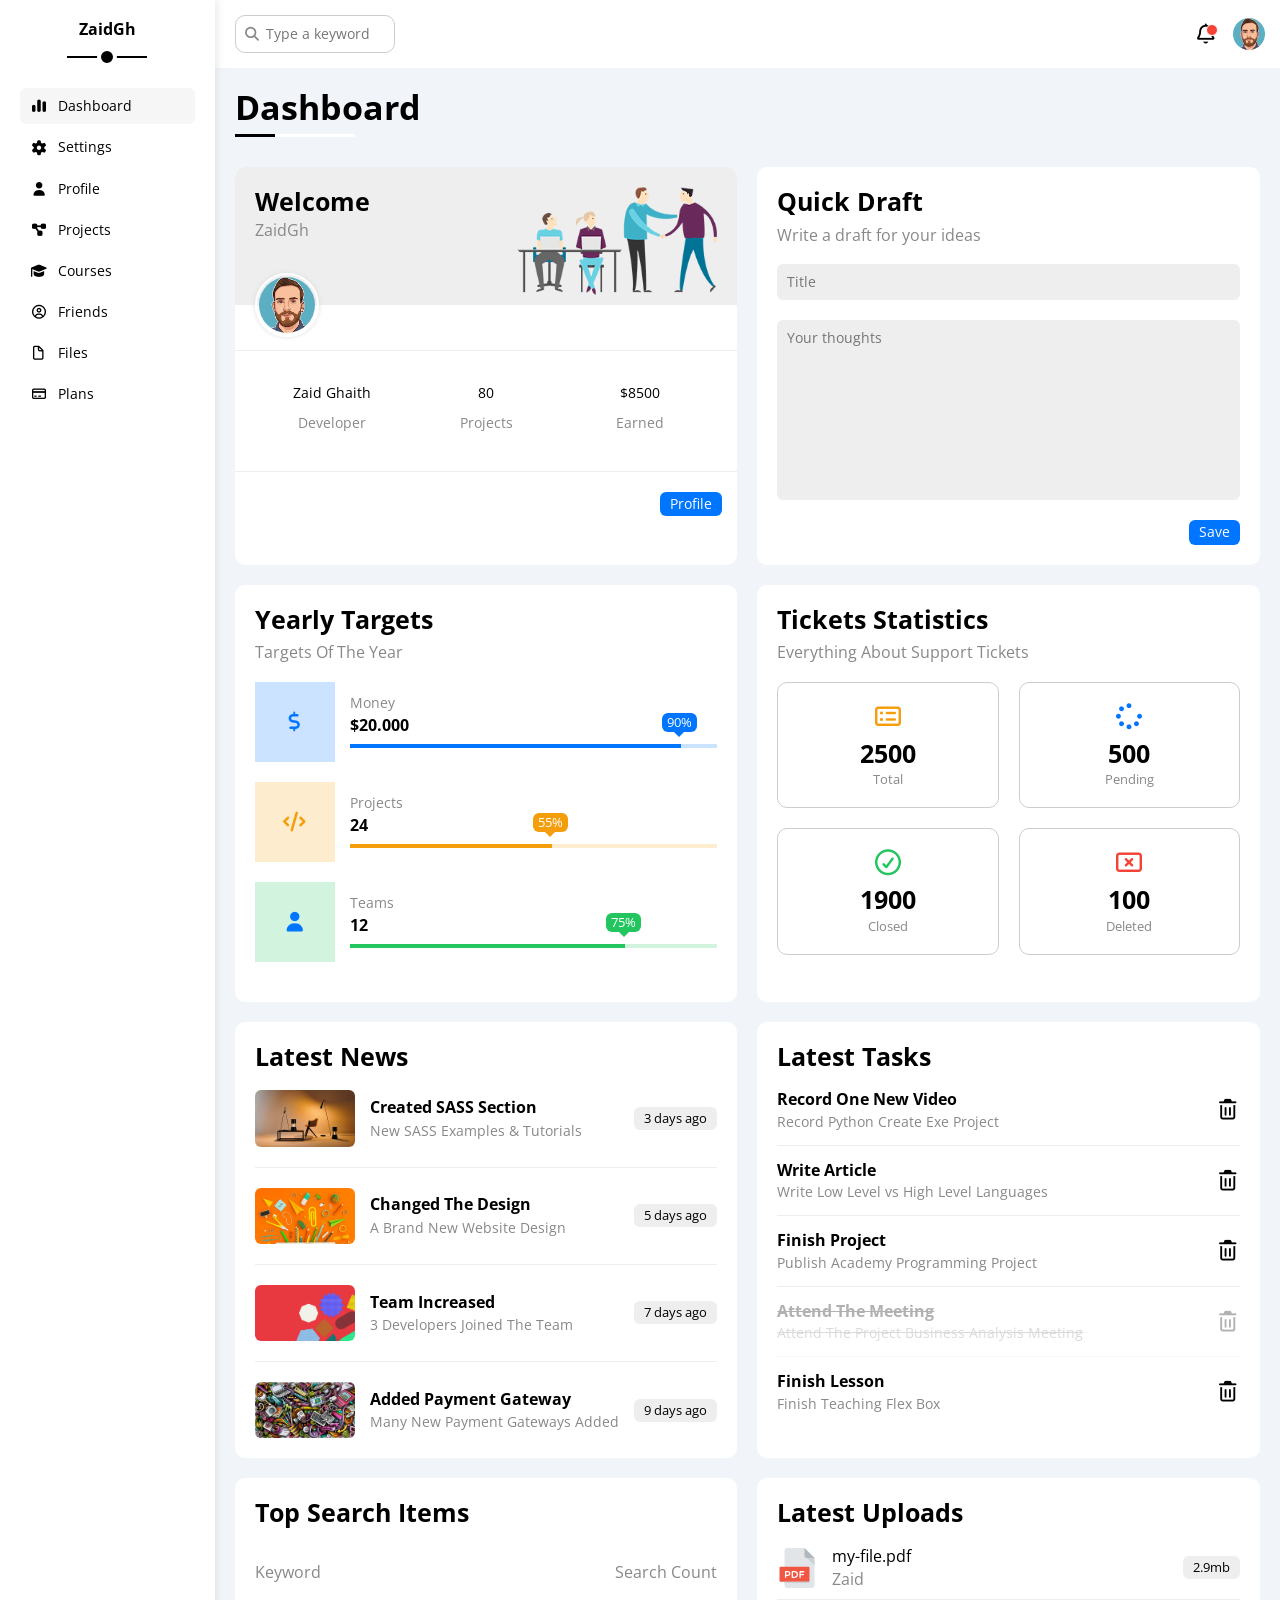
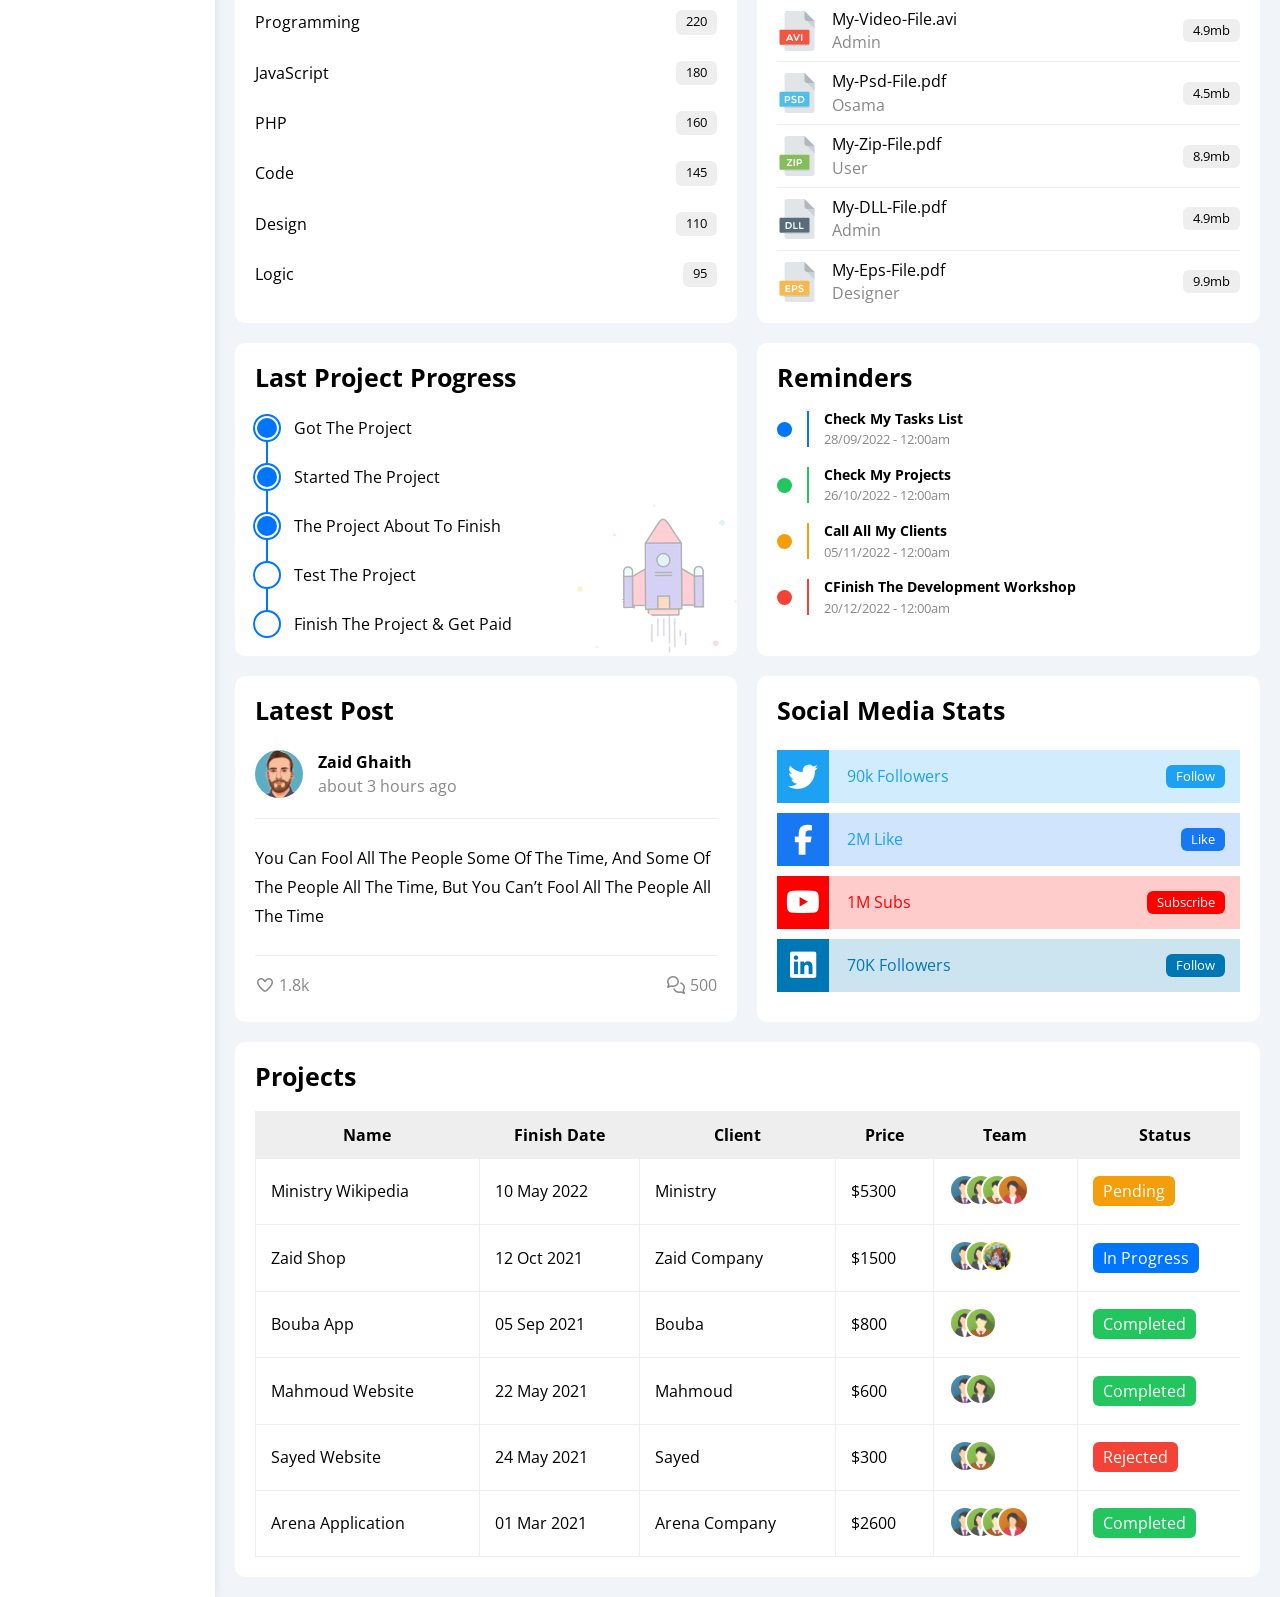
<file: index.html>
<!DOCTYPE html>
<html lang="en">
  <head>
    <meta charset="UTF-8" />
    <meta name="viewport" content="width=device-width, initial-scale=1.0" />
    <link rel="preconnect" href="https://fonts.googleapis.com" />
    <link rel="preconnect" href="https://fonts.gstatic.com" crossorigin />
    <link
      href="https://fonts.googleapis.com/css2?family=Open+Sans:ital,wght@0,300..800;1,300..800&display=swap"
      rel="stylesheet"
    />
    <link rel="stylesheet" href="css/normalize.css" />
    <link rel="stylesheet" href="css/all.min.css" />
    <link rel="stylesheet" href="css/framework.css" />
    <link rel="stylesheet" href="css/style.css" />
    <link rel="stylesheet" href="css/queries.css" />
    <title>Dashboard</title>
  </head>
  <body class="d-flex">
    <nav class="sidebar bg-white p-20 p-relative">
      <h3 class="p-relative txt-c mt-0">ZaidGh</h3>
      <ul class="side-nav-list">
        <li>
          <a
            href="index.html"
            class="active d-flex align-center fs-14 c-black rad-6 p-10"
          >
            <i class="fa-solid fa-chart-simple fa-fw icon"></i>
            <span class="fs-14 hide-mobile">Dashboard</span>
          </a>
        </li>
        <li>
          <a
            href="settings.html"
            class="d-flex align-center fs-14 c-black rad-6 p-10"
          >
            <i class="fa-solid fa-gear fa-fw icon"></i>
            <span class="fs-14 hide-mobile">Settings</span>
          </a>
        </li>
        <li>
          <a
            href="profile.html"
            class="d-flex align-center fs-14 c-black rad-6 p-10"
          >
            <i class="fa-solid fa-user fa-fw icon"></i>
            <span class="fs-14 hide-mobile">Profile</span>
          </a>
        </li>
        <li>
          <a
            href="projects.html"
            class="d-flex align-center fs-14 c-black rad-6 p-10"
          >
            <i class="fa-solid fa-diagram-project fa-fw icon"></i>
            <span class="fs-14 hide-mobile">Projects</span>
          </a>
        </li>
        <li>
          <a
            href="courses.html"
            class="d-flex align-center fs-14 c-black rad-6 p-10"
          >
            <i class="fa-solid fa-graduation-cap fa-fw"></i>
            <span class="fs-14 hide-mobile">Courses</span>
          </a>
        </li>
        <li>
          <a
            class="d-flex align-center fs-14 c-black rad-6 p-10"
            href="friends.html"
          >
            <i class="fa-regular fa-circle-user fa-fw"></i>
            <span class="fs-14 hide-mobile">Friends</span>
          </a>
        </li>
        <li>
          <a
            class="d-flex align-center fs-14 c-black rad-6 p-10"
            href="files.html"
          >
            <i class="fa-regular fa-file fa-fw"></i>
            <span class="fs-14 hide-mobile">Files</span>
          </a>
        </li>
        <li>
          <a
            class="d-flex align-center fs-14 c-black rad-6 p-10"
            href="plans.html"
          >
            <i class="fa-regular fa-credit-card fa-fw"></i>
            <span class="fs-14 hide-mobile">Plans</span>
          </a>
        </li>
      </ul>
    </nav>
    <main class="page">
      <div class="w-full mb-20">
        <header class="header bg-white p-15 between-flex">
          <div class="search p-relative">
            <input
              class="search-field p-10"
              type="search"
              placeholder="Type a keyword"
            />
          </div>
          <div class="icons d-flex align-center">
            <span class="notification p-relative">
              <i class="fa-regular fa-bell fa-2x"></i>
            </span>
            <img
              class="profile-img rad-half"
              src="images/avatar-05.png"
              alt="profile photo"
            />
          </div>
        </header>
        <h1 class="p-relative">Dashboard</h1>
        <div class="wrapper d-grid gap-20">
          <!--Welcome-->
          <div class="welcome bg-white rad-10 txt-c-mobile">
            <div class="intro p-20 d-flex space-between bg-eee">
              <div>
                <h2 class="m-0 fs-25">Welcome</h2>
                <p class="c-grey mt-5 fs-16">ZaidGh</p>
              </div>
              <img
                class="hide-mobile"
                src="images/welcome.png"
                alt="welcome image"
              />
            </div>
            <img
              src="images/avatar-05.png"
              alt="avatar image"
              class="avatar rad-half"
            />
            <div class="body txt-c d-flex p-20 mb-20">
              <div>
                <p class="fs-14">Zaid Ghaith</p>
                <span class="d-block c-grey fs-14 mt-10">Developer</span>
              </div>
              <div>
                <p class="fs-14">80</p>
                <span class="d-block c-grey fs-14 mt-10">Projects</span>
              </div>
              <div>
                <p class="fs-14">$8500</p>
                <span class="d-block c-grey fs-14 mt-10">Earned</span>
              </div>
            </div>
            <a
              href="profile.html"
              class="profile-link d-block fs-14 rad-6 bg-blue c-white w-fit btn-shape"
              >Profile</a
            >
          </div>
          <!--Draft-->
          <div class="quick-draft p-20 bg-white rad-10">
            <h2 class="fs-25 mt-0 mb-10">Quick Draft</h2>
            <p class="fs-16 mt-0 mb-20 c-grey">Write a draft for your ideas</p>
            <form>
              <input
                class="fs-14 d-block mb-20 w-full p-10 b-none bg-eee rad-6"
                type="text"
                placeholder="Title"
              />
              <textarea
                class="fs-14 d-block mb-20 w-full p-10 b-none bg-eee rad-6"
                placeholder="Your thoughts"
              ></textarea>
              <input
                class="save d-block fs-14 bg-blue c-white b-none w-fit btn-shape"
                type="submit"
                value="Save"
              />
            </form>
          </div>
          <!--Targets-->
          <div class="targets p-20 bg-white rad-10">
            <h2 class="fs-25 mt-0 mb-10">Yearly Targets</h2>
            <p class="fs-16 mt-0 mb-20 c-grey">Targets Of The Year</p>
            <div class="target-row mb-20 blue d-flex align-center">
              <div class="target-icon center-flex">
                <i class="fa-solid fa-dollar-sign fa-2x c-blue"></i>
              </div>
              <div class="details">
                <span class="fs-14 c-grey">Money</span>
                <span class="fs-16 d-block mt-5 mb-10 fw-bold">$20.000</span>
                <div class="progress p-relative">
                  <span class="bg-blue blue" style="width: 90%">
                    <span class="bg-blue">90%</span>
                  </span>
                </div>
              </div>
            </div>
            <div class="target-row mb-20 orange d-flex align-center">
              <div class="target-icon center-flex">
                <i class="fa-solid fa-code fa-2x c-orange"></i>
              </div>
              <div class="details">
                <span class="fs-14 c-grey">Projects</span>
                <span class="fs-16 d-block mt-5 mb-10 fw-bold">24</span>
                <div class="progress p-relative">
                  <span class="bg-orange orange" style="width: 55%">
                    <span class="bg-orange">55%</span>
                  </span>
                </div>
              </div>
            </div>
            <div class="target-row mb-20 green d-flex align-center">
              <div class="target-icon center-flex">
                <i class="fa-solid fa-user fa-2x c-blue"></i>
              </div>
              <div class="details">
                <span class="fs-14 c-grey">Teams</span>
                <span class="fs-16 d-block mt-5 mb-10 fw-bold">12</span>
                <div class="progress p-relative">
                  <span class="bg-green green" style="width: 75%">
                    <span class="bg-green">75%</span>
                  </span>
                </div>
              </div>
            </div>
          </div>
          <!--Tickets-->
          <div class="tickets bg-white rad-10 p-20">
            <h2 class="fs-25 mt-0 mb-10">Tickets Statistics</h2>
            <p class="fs-16 mt-0 mb-20 c-grey">
              Everything About Support Tickets
            </p>
            <div class="d-flex txt-c gap-20 f-wrap">
              <div class="box p-20 rad-10 fs-13 c-grey">
                <i
                  class="fa-regular fa-rectangle-list fa-2x mb-10 c-orange"
                ></i>
                <span class="d-block c-black fw-bold fs-25 mb-5">2500</span>
                Total
              </div>
              <div class="box p-20 rad-10 fs-13 c-grey">
                <i class="fa-solid fa-spinner fa-2x mb-10 c-blue"></i>
                <span class="d-block c-black fw-bold fs-25 mb-5">500</span>
                Pending
              </div>
              <div class="box p-20 rad-10 fs-13 c-grey">
                <i class="fa-regular fa-circle-check fa-2x mb-10 c-green"></i>
                <span class="d-block c-black fw-bold fs-25 mb-5">1900</span>
                Closed
              </div>
              <div class="box p-20 rad-10 fs-13 c-grey">
                <i class="fa-regular fa-rectangle-xmark fa-2x mb-10 c-red"></i>
                <span class="d-block c-black fw-bold fs-25 mb-5">100</span>
                Deleted
              </div>
            </div>
          </div>
          <!--latest news-->
          <div class="latest-news bg-white rad-10 p-20 txt-c-mobile">
            <h2 class="fs-25 mt-0 mb-20">Latest News</h2>
            <div class="news-row d-flex align-center block-mobile">
              <img src="images/news-01.png" alt="Random image" class="rad-6" />
              <div class="info">
                <h3 class="fs-16">Created SASS Section</h3>
                <p class="m-0 fs-14 c-grey">New SASS Examples & Tutorials</p>
              </div>
              <div class="btn-shape bg-eee fs-13 label">3 days ago</div>
            </div>
            <div class="news-row d-flex align-center block-mobile">
              <img src="images/news-02.png" alt="Random image" class="rad-6" />
              <div class="info">
                <h3 class="fs-16">Changed The Design</h3>
                <p class="m-0 fs-14 c-grey">A Brand New Website Design</p>
              </div>
              <div class="btn-shape bg-eee fs-13 label">5 days ago</div>
            </div>
            <div class="news-row d-flex align-center block-mobile">
              <img src="images/news-03.png" alt="Random image" class="rad-6" />
              <div class="info">
                <h3 class="fs-16">Team Increased</h3>
                <p class="m-0 fs-14 c-grey">3 Developers Joined The Team</p>
              </div>
              <div class="btn-shape bg-eee fs-13 label">7 days ago</div>
            </div>
            <div class="news-row d-flex align-center block-mobile">
              <img src="images/news-04.png" alt="Random image" class="rad-6" />
              <div class="info">
                <h3 class="fs-16">Added Payment Gateway</h3>
                <p class="m-0 fs-14 c-grey">Many New Payment Gateways Added</p>
              </div>
              <div class="btn-shape bg-eee fs-13 label">9 days ago</div>
            </div>
          </div>
          <!--Latest Tasks-->
          <div class="tasks bg-white rad-10 p-20">
            <h2 class="fs-25 mt-0 mb-20">Latest Tasks</h2>
            <div class="task-row between-flex">
              <div class="info">
                <h3 class="fs-16 mt-0 mb-5">Record One New Video</h3>
                <p class="fs-14 c-grey m-0">Record Python Create Exe Project</p>
              </div>
              <i class="fa-regular fa-trash-can delete fa-2x"></i>
            </div>
            <div class="task-row between-flex">
              <div class="info">
                <h3 class="fs-16 mt-0 mb-5">Write Article</h3>
                <p class="fs-14 c-grey m-0">
                  Write Low Level vs High Level Languages
                </p>
              </div>
              <i class="fa-regular fa-trash-can delete fa-2x"></i>
            </div>
            <div class="task-row between-flex">
              <div class="info">
                <h3 class="fs-16 mt-0 mb-5">Finish Project</h3>
                <p class="fs-14 c-grey m-0">
                  Publish Academy Programming Project
                </p>
              </div>
              <i class="fa-regular fa-trash-can delete fa-2x"></i>
            </div>
            <div class="task-row between-flex task-done">
              <div class="info">
                <h3 class="fs-16 mt-0 mb-5">Attend The Meeting</h3>
                <p class="fs-14 c-grey m-0">
                  Attend The Project Business Analysis Meeting
                </p>
              </div>
              <i class="fa-regular fa-trash-can delete fa-2x"></i>
            </div>
            <div class="task-row between-flex">
              <div class="info">
                <h3 class="fs-16 mt-0 mb-5">Finish Lesson</h3>
                <p class="fs-14 c-grey m-0">Finish Teaching Flex Box</p>
              </div>
              <i class="fa-regular fa-trash-can delete fa-2x"></i>
            </div>
          </div>
          <!--Top Search-->
          <div class="search-items bg-white rad-10 p-20">
            <h2 class="fs-25 mt-0 mb-20">Top Search Items</h2>
            <div class="d-flex space-between">
              <p class="fs-16 c-grey">Keyword</p>
              <p class="fs-16 c-grey">Search Count</p>
            </div>
            <div class="d-flex space-between">
              <p class="fs-16">Programming</p>
              <p class="fs-13 bg-eee btn-shape">220</p>
            </div>
            <div class="d-flex space-between">
              <p class="fs-16">JavaScript</p>
              <p class="fs-13 bg-eee btn-shape">180</p>
            </div>
            <div class="d-flex space-between">
              <p class="fs-16">PHP</p>
              <p class="fs-13 bg-eee btn-shape">160</p>
            </div>
            <div class="d-flex space-between">
              <p class="fs-16">Code</p>
              <p class="fs-13 bg-eee btn-shape">145</p>
            </div>
            <div class="d-flex space-between">
              <p class="fs-16">Design</p>
              <p class="fs-13 bg-eee btn-shape">110</p>
            </div>
            <div class="d-flex space-between">
              <p class="fs-16">Logic</p>
              <p class="fs-13 bg-eee btn-shape">95</p>
            </div>
          </div>
          <!--Latest Updates-->
          <div class="updates bg-white rad-10 p-20">
            <h2 class="fs-25 mt-0 mb-20">Latest Uploads</h2>
            <div class="files-row d-flex align-center">
              <img src="images/pdf.svg" alt="pdf svg" />
              <div class="files-info">
                <span class="fs-16 mt-0 mb-5 d-block">my-file.pdf</span>
                <span class="fs-16 m-0 c-grey">Zaid</span>
              </div>
              <span class="fs-13 bg-eee btn-shape">2.9mb</span>
            </div>
            <div class="files-row d-flex align-center">
              <img src="images/avi.svg" alt="pdf svg" />
              <div class="files-info">
                <span class="fs-16 mt-0 mb-5 d-block">My-Video-File.avi</span>
                <span class="fs-16 m-0 c-grey">Admin</span>
              </div>
              <span class="fs-13 bg-eee btn-shape">4.9mb</span>
            </div>
            <div class="files-row d-flex align-center">
              <img src="images/psd.svg" alt="pdf svg" />
              <div class="files-info">
                <span class="fs-16 mt-0 mb-5 d-block">My-Psd-File.pdf</span>
                <span class="fs-16 m-0 c-grey">Osama</span>
              </div>
              <span class="fs-13 bg-eee btn-shape">4.5mb</span>
            </div>
            <div class="files-row d-flex align-center">
              <img src="images/zip.svg" alt="pdf svg" />
              <div class="files-info">
                <span class="fs-16 mt-0 mb-5 d-block">My-Zip-File.pdf</span>
                <span class="fs-16 m-0 c-grey">User</span>
              </div>
              <span class="fs-13 bg-eee btn-shape">8.9mb</span>
            </div>
            <div class="files-row d-flex align-center">
              <img src="images/dll.svg" alt="pdf svg" />
              <div class="files-info">
                <span class="fs-16 mt-0 mb-5 d-block">My-DLL-File.pdf</span>
                <span class="fs-16 m-0 c-grey">Admin</span>
              </div>
              <span class="fs-13 bg-eee btn-shape">4.9mb</span>
            </div>
            <div class="files-row d-flex align-center">
              <img src="images/eps.svg" alt="pdf svg" />
              <div class="files-info">
                <span class="fs-16 mt-0 mb-5 d-block">My-Eps-File.pdf</span>
                <span class="fs-16 m-0 c-grey">Designer</span>
              </div>
              <span class="fs-13 bg-eee btn-shape">9.9mb</span>
            </div>
          </div>
          <!--Last Project Progress-->
          <div class="last-project bg-white rad-10 p-20 p-relative">
            <h2 class="fs-25 mt-0 mb-20">Last Project Progress</h2>
            <ul class="m-0 p-relative">
              <li class="mt-25 d-flex fs-16 align-center done">
                Got The Project
              </li>
              <li class="mt-25 d-flex fs-16 align-center done">
                Started The Project
              </li>
              <li class="mt-25 d-flex fs-16 align-center done">
                The Project About To Finish
              </li>
              <li class="mt-25 d-flex fs-16 align-center current">
                Test The Project
              </li>
              <li class="mt-25 d-flex fs-16 align-center">
                Finish The Project & Get Paid
              </li>
            </ul>
            <img
              src="images/project.png"
              alt="launch icon"
              class="launch-icon hide-mobile"
            />
          </div>
          <!--Reminders-->
          <div class="reminders bg-white rad-10 p-20 p-relative">
            <h2 class="fs-25 mt-0 mb-20">Reminders</h2>
            <ul class="m-0">
              <li class="d-flex align-center mt-15 mb-20">
                <span class="key bg-blue mr-15 d-block rad-half"></span>
                <div class="pl-15 blue">
                  <p class="fs-14 fw-bold mt-0 mb-5">Check My Tasks List</p>
                  <span class="fs-13 c-grey">28/09/2022 - 12:00am</span>
                </div>
              </li>
              <li class="d-flex align-center mt-15 mb-20">
                <span class="key bg-green mr-15 d-block rad-half"></span>
                <div class="pl-15 green">
                  <p class="fs-14 fw-bold mt-0 mb-5">Check My Projects</p>
                  <span class="fs-13 c-grey">26/10/2022 - 12:00am</span>
                </div>
              </li>
              <li class="d-flex align-center mt-15 mb-20">
                <span class="key bg-orange mr-15 d-block rad-half"></span>
                <div class="pl-15 orange">
                  <p class="fs-14 fw-bold mt-0 mb-5">Call All My Clients</p>
                  <span class="fs-13 c-grey">05/11/2022 - 12:00am</span>
                </div>
              </li>
              <li class="d-flex align-center mt-15 mb-20">
                <span class="key bg-red mr-15 d-block rad-half"></span>
                <div class="pl-15 red">
                  <p class="fs-14 fw-bold mt-0 mb-5">
                    CFinish The Development Workshop
                  </p>
                  <span class="fs-13 c-grey">20/12/2022 - 12:00am</span>
                </div>
              </li>
            </ul>
          </div>
          <!--Latest post-->
          <div class="latest-post bg-white rad-10 p-20">
            <h2 class="fs-25 mt-0 mb-25">Latest Post</h2>
            <div class="top-post d-flex align-center">
              <img
                src="images/avatar-05.png "
                alt="profile photo"
                class="avatar mr-15 rad-half"
              />
              <div class="info">
                <span class="d-block mb-5 fs-16 fw-bold">Zaid Ghaith</span>
                <span class="c-grey fs-16">about 3 hours ago</span>
              </div>
            </div>
            <div
              class="post-content fs-16 txt-c-mobile pt-25 pb-25 mt-20 mb-20"
            >
              You can fool all the people some of the time, and some of the
              people all the time, but you can’t fool all the people all the
              time
            </div>
            <div class="post-stats between-flex c-grey fs-16">
              <div>
                <i class="fa-regular fa-heart"></i>
                <span>1.8k</span>
              </div>
              <div>
                <i class="fa-regular fa-comments"></i>
                <span>500</span>
              </div>
            </div>
          </div>
          <!--Social Media Stats-->
          <div class="social-media bg-white rad-10 p-20 p-relative">
            <h2 class="fs-25 mt-0 mb-25">Social Media Stats</h2>
            <div class="box twitter p-15 p-relative mb-10 between-flex">
              <i
                class="fa-brands fa-twitter fa-3x c-white h-full center-flex"
              ></i>
              <span class="fs-16">90k Followers</span>
              <a href="#" class="fs-13 c-white btn-shape">Follow</a>
            </div>
            <div class="box facebook p-15 p-relative mb-10 between-flex">
              <i
                class="fa-brands fa-facebook-f fa-3x c-white h-full center-flex"
              ></i>
              <span class="fs-16">2M Like</span>
              <a class="fs-13 c-white btn-shape" href="#">Like</a>
            </div>
            <div class="box youtube p-15 p-relative mb-10 between-flex">
              <i
                class="fa-brands fa-youtube fa-3x c-white h-full center-flex"
              ></i>
              <span class="fs-16">1M Subs</span>
              <a class="fs-13 c-white btn-shape" href="#">Subscribe</a>
            </div>
            <div class="box linkedin p-15 p-relative mb-10 between-flex">
              <i
                class="fa-brands fa-linkedin fa-3x c-white h-full center-flex"
              ></i>
              <span class="fs-16">70K Followers</span>
              <a class="fs-13 c-white btn-shape" href="#">Follow</a>
            </div>
          </div>
        </div>
        <!--Projects Table-->
        <div class="project-table bg-white rad-10 p-20 m-20">
          <h2 class="fs-25 mt-0 mb-20">Projects</h2>
          <div class="responsive-table">
            <table class="fs-16 w-full">
              <thead>
                <tr>
                  <th>Name</th>
                  <th>Finish Date</th>
                  <th>Client</th>
                  <th>Price</th>
                  <th>Team</th>
                  <th>Status</th>
                </tr>
              </thead>
              <tbody>
                <tr>
                  <td>Ministry Wikipedia</td>
                  <td>10 May 2022</td>
                  <td>Ministry</td>
                  <td>$5300</td>
                  <td>
                    <img decoding="async" src="images/team-01.png" alt="" />
                    <img decoding="async" src="images/team-02.png" alt="" />
                    <img decoding="async" src="images/team-03.png" alt="" />
                    <img decoding="async" src="images/team-04.png" alt="" />
                  </td>
                  <td>
                    <span class="label bg-orange c-white btn-shape"
                      >Pending</span
                    >
                  </td>
                </tr>
                <tr>
                  <td>Zaid Shop</td>
                  <td>12 Oct 2021</td>
                  <td>Zaid Company</td>
                  <td>$1500</td>
                  <td>
                    <img decoding="async" src="images/team-01.png" alt="" />
                    <img decoding="async" src="images/team-02.png" alt="" />
                    <img decoding="async" src="images/team-05.png" alt="" />
                  </td>
                  <td>
                    <span class="label btn-shape bg-blue c-white"
                      >In Progress</span
                    >
                  </td>
                </tr>
                <tr>
                  <td>Bouba App</td>
                  <td>05 Sep 2021</td>
                  <td>Bouba</td>
                  <td>$800</td>
                  <td>
                    <img decoding="async" src="images/team-02.png" alt="" />
                    <img decoding="async" src="images/team-03.png" alt="" />
                  </td>
                  <td>
                    <span class="label btn-shape bg-green c-white"
                      >Completed</span
                    >
                  </td>
                </tr>
                <tr>
                  <td>Mahmoud Website</td>
                  <td>22 May 2021</td>
                  <td>Mahmoud</td>
                  <td>$600</td>
                  <td>
                    <img decoding="async" src="images/team-01.png" alt="" />
                    <img decoding="async" src="images/team-02.png" alt="" />
                  </td>
                  <td>
                    <span class="label btn-shape bg-green c-white"
                      >Completed</span
                    >
                  </td>
                </tr>
                <tr>
                  <td>Sayed Website</td>
                  <td>24 May 2021</td>
                  <td>Sayed</td>
                  <td>$300</td>
                  <td>
                    <img decoding="async" src="images/team-01.png" alt="" />
                    <img decoding="async" src="images/team-03.png" alt="" />
                  </td>
                  <td>
                    <span class="label btn-shape bg-red c-white">Rejected</span>
                  </td>
                </tr>
                <tr>
                  <td>Arena Application</td>
                  <td>01 Mar 2021</td>
                  <td>Arena Company</td>
                  <td>$2600</td>
                  <td>
                    <img decoding="async" src="images/team-01.png" alt="" />
                    <img decoding="async" src="images/team-02.png" alt="" />
                    <img decoding="async" src="images/team-03.png" alt="" />
                    <img decoding="async" src="images/team-04.png" alt="" />
                  </td>
                  <td>
                    <span class="label btn-shape bg-green c-white"
                      >Completed</span
                    >
                  </td>
                </tr>
              </tbody>
            </table>
          </div>
        </div>
      </div>
    </main>
  </body>
</html>
</file>
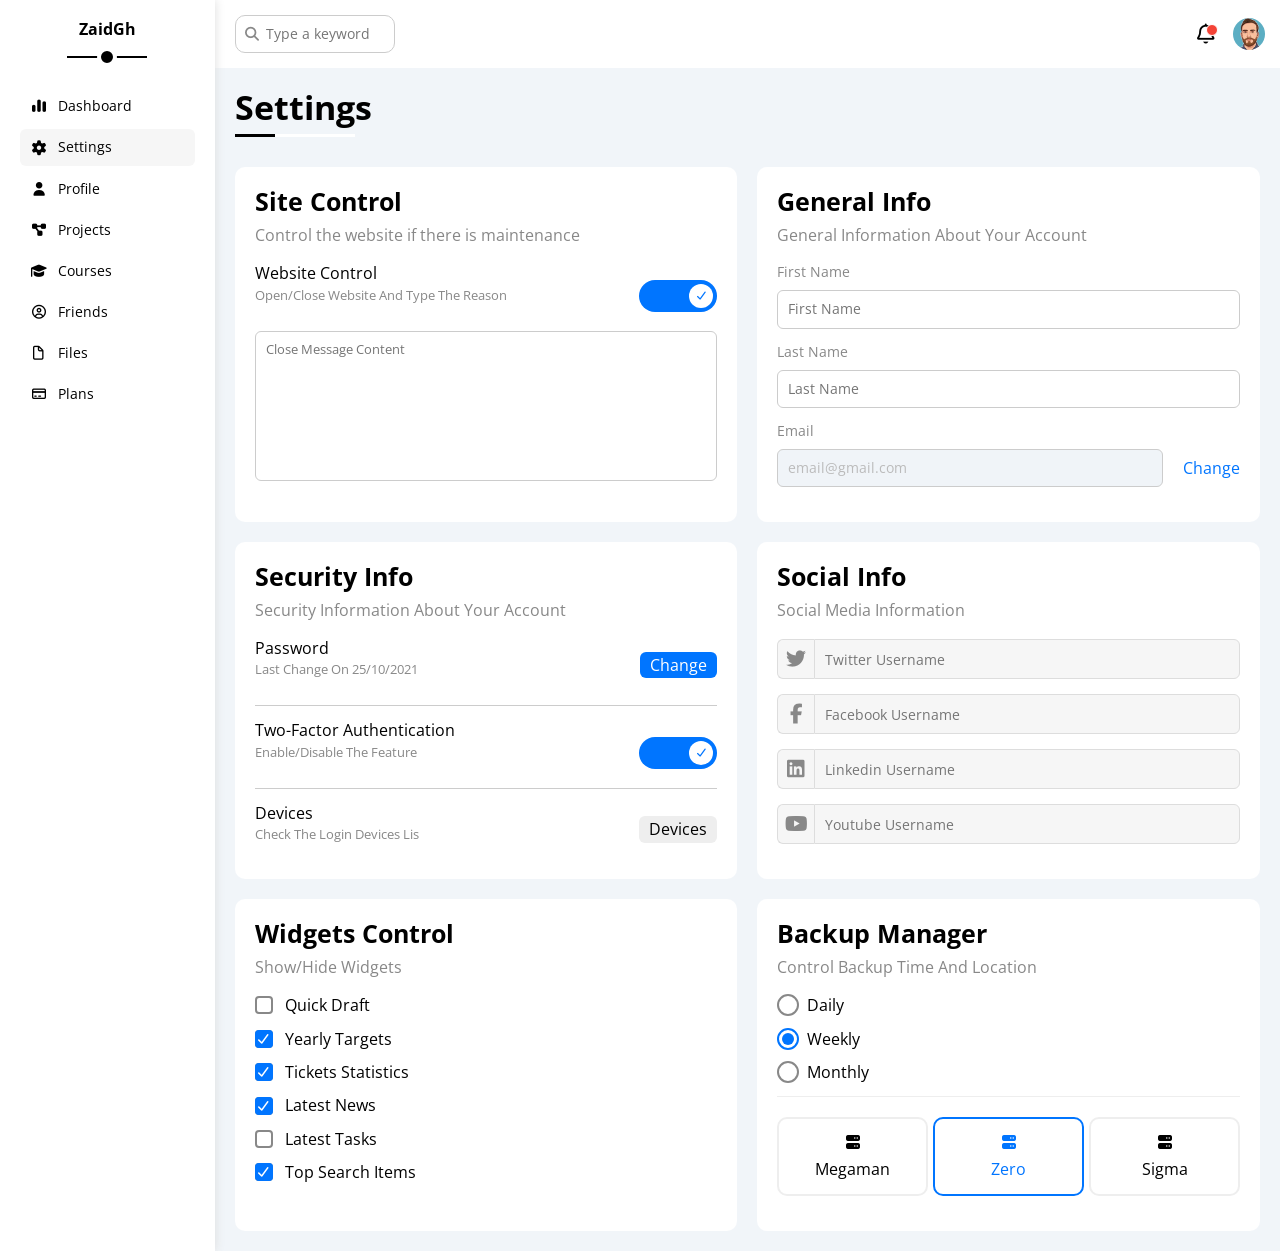
<file: settings.html>
<!DOCTYPE html>
<html lang="en">
  <head>
    <meta charset="UTF-8" />
    <meta name="viewport" content="width=device-width, initial-scale=1.0" />
    <link rel="preconnect" href="https://fonts.googleapis.com" />
    <link rel="preconnect" href="https://fonts.gstatic.com" crossorigin />
    <link
      href="https://fonts.googleapis.com/css2?family=Open+Sans:ital,wght@0,300..800;1,300..800&display=swap"
      rel="stylesheet"
    />
    <link rel="stylesheet" href="css/normalize.css" />
    <link rel="stylesheet" href="css/all.min.css" />
    <link rel="stylesheet" href="css/framework.css" />
    <link rel="stylesheet" href="css/style.css" />
    <link rel="stylesheet" href="css/queries.css" />
    <title>Settings</title>
  </head>
  <body class="d-flex">
    <nav class="sidebar bg-white p-20 p-relative">
      <h3 class="p-relative txt-c mt-0">ZaidGh</h3>
      <ul class="side-nav-list">
        <li>
          <a
            href="index.html"
            class="d-flex align-center fs-14 c-black rad-6 p-10"
          >
            <i class="fa-solid fa-chart-simple fa-fw icon"></i>
            <span class="fs-14 hide-mobile">Dashboard</span>
          </a>
        </li>
        <li>
          <a
            href="settings.html"
            class="d-flex align-center fs-14 c-black rad-6 p-10 active"
          >
            <i class="fa-solid fa-gear fa-fw icon"></i>
            <span class="active fs-14 hide-mobile">Settings</span>
          </a>
        </li>
        <li>
          <a
            href="profile.html"
            class="d-flex align-center fs-14 c-black rad-6 p-10"
          >
            <i class="fa-solid fa-user fa-fw icon"></i>
            <span class="fs-14 hide-mobile">Profile</span>
          </a>
        </li>
        <li>
          <a
            href="projects.html"
            class="d-flex align-center fs-14 c-black rad-6 p-10"
          >
            <i class="fa-solid fa-diagram-project fa-fw icon"></i>
            <span class="fs-14 hide-mobile">Projects</span>
          </a>
        </li>
        <li>
          <a
            href="courses.html"
            class="d-flex align-center fs-14 c-black rad-6 p-10"
          >
            <i class="fa-solid fa-graduation-cap fa-fw"></i>
            <span class="fs-14 hide-mobile">Courses</span>
          </a>
        </li>
        <li>
          <a
            class="d-flex align-center fs-14 c-black rad-6 p-10"
            href="friends.html"
          >
            <i class="fa-regular fa-circle-user fa-fw"></i>
            <span class="fs-14 hide-mobile">Friends</span>
          </a>
        </li>
        <li>
          <a
            class="d-flex align-center fs-14 c-black rad-6 p-10"
            href="files.html"
          >
            <i class="fa-regular fa-file fa-fw"></i>
            <span class="fs-14 hide-mobile">Files</span>
          </a>
        </li>
        <li>
          <a
            class="d-flex align-center fs-14 c-black rad-6 p-10"
            href="plans.html"
          >
            <i class="fa-regular fa-credit-card fa-fw"></i>
            <span class="fs-14 hide-mobile">Plans</span>
          </a>
        </li>
      </ul>
    </nav>
    <main class="page">
      <div class="w-full mb-20">
        <header class="header bg-white p-15 between-flex">
          <div class="search p-relative">
            <input
              class="search-field p-10"
              type="search"
              placeholder="Type a keyword"
            />
          </div>
          <div class="icons d-flex align-center">
            <span class="notification p-relative">
              <i class="fa-regular fa-bell fa-2x"></i>
            </span>
            <img
              class="profile-img rad-half"
              src="images/avatar-05.png"
              alt="profile photo"
            />
          </div>
        </header>
        <h1 class="p-relative">Settings</h1>
        <div class="settings-page m-20 d-grid gap-20">
          <div class="p-20 bg-white rad-10">
            <h2 class="mt-0 mb-10 fs-25">Site Control</h2>
            <p class="mt-0 mb-20 c-grey fs-16">
              Control the website if there is maintenance
            </p>
            <div class="mb-15 between-flex">
              <div>
                <span class="fs-16">Website Control</span>
                <p class="c-grey mt-5 mb-0 fs-13">
                  Open/Close Website And Type The Reason
                </p>
              </div>
              <div>
                <label>
                  <input class="toggle-checkbox" type="checkbox" checked />
                  <div class="toggle-switch"></div>
                </label>
              </div>
            </div>
            <textarea
              class="close-message p-10 rad-6 d-block w-full fs-13"
              placeholder="Close Message Content"
            ></textarea>
          </div>
          <div class="p-20 bg-white rad-10">
            <h2 class="fs-25 mt-0 mb-10">General Info</h2>
            <p class="fs-16 mt-0 mb-20 c-grey">
              General Information About Your Account
            </p>
            <div class="mb-15">
              <label class="fs-14 c-grey d-block mb-10" for="first-name"
                >First Name</label
              >
              <input
                type="text"
                id="first-name"
                placeholder="First Name"
                class="b-none border-ccc p-10 rad-6 d-block w-full fs-14"
              />
            </div>
            <div class="mb-15">
              <label class="fs-14 c-grey d-block mb-10" for="Last-name"
                >Last Name</label
              >
              <input
                type="text"
                id="Last-name"
                placeholder="Last Name"
                class="b-none border-ccc p-10 rad-6 d-block w-full fs-14"
              />
            </div>
            <div class="mb-15">
              <label class="fs-14 c-grey d-block mb-10" for="Email"
                >Email</label
              >
              <div class="d-flex align-center gap-20">
                <input
                  type="email"
                  id="Email"
                  value="email@gmail.com"
                  class="email b-none border-ccc p-10 rad-6 d-block w-full fs-14"
                  disabled
                />
                <a href="#" class="c-blue fs-16">Change</a>
              </div>
            </div>
          </div>
          <div class="p-20 bg-white rad-10">
            <h2 class="fs-25 mt-0 mb-10">Security Info</h2>
            <p class="fs-16 mt-0 mb-20 c-grey">
              Security Information About Your Account
            </p>
            <div class="sec-box mb-15 between-flex pb-15">
              <div>
                <span class="fs-16">Password</span>
                <p class="c-grey mt-5 mb-0 fs-13">Last Change On 25/10/2021</p>
              </div>
              <a href="#" class="button bg-blue c-white btn-shape fs-16"
                >Change</a
              >
            </div>
            <div class="sec-box mb-15 between-flex pb-15">
              <div>
                <span class="fs-16">Two-Factor Authentication</span>
                <p class="c-grey mt-5 mb-0 fs-13">Enable/Disable The Feature</p>
              </div>
              <label>
                <input class="toggle-checkbox" type="checkbox" checked />
                <div class="toggle-switch"></div>
              </label>
            </div>
            <div class="between-flex">
              <div>
                <span class="fs-16">Devices</span>
                <p class="c-grey mt-5 mb-0 fs-13">
                  Check The Login Devices Lis
                </p>
              </div>
              <a href="#" class="c-black bg-eee btn-shape fs-16">Devices</a>
            </div>
          </div>
          <div class="social-boxes p-20 bg-white rad-10">
            <h2 class="fs-25 mt-0 mb-10">Social Info</h2>
            <p class="fs-16 mt-0 mb-20 c-grey">Social Media Information</p>
            <div class="d-flex align-center mb-15">
              <i class="fa-brands fa-twitter fa-2x center-flex c-grey"></i>
              <input
                class="w-full fs-14"
                type="text"
                placeholder="Twitter Username"
              />
            </div>
            <div class="d-flex align-center mb-15">
              <i class="fa-brands fa-facebook-f fa-2x center-flex c-grey"></i>
              <input
                class="w-full fs-14"
                type="text"
                placeholder="Facebook Username"
              />
            </div>
            <div class="d-flex align-center mb-15">
              <i class="fa-brands fa-linkedin fa-2x center-flex c-grey"></i>
              <input
                class="w-full fs-14"
                type="text"
                placeholder="Linkedin Username"
              />
            </div>
            <div class="d-flex align-center mb-15">
              <i class="fa-brands fa-youtube fa-2x center-flex c-grey"></i>
              <input
                class="w-full fs-14"
                type="text"
                placeholder="Youtube Username"
              />
            </div>
          </div>
          <div class="widgets-control p-20 bg-white rad-10">
            <h2 class="fs-25 mt-0 mb-10">Widgets Control</h2>
            <p class="fs-16 mt-0 mb-20 c-grey">Show/Hide Widgets</p>
            <div class="control d-flex align-center mb-15">
              <input type="checkbox" id="one" />
              <label for="one" class="fs-16">Quick Draft</label>
            </div>
            <div class="control d-flex align-center mb-15">
              <input type="checkbox" id="two" checked />
              <label for="two" class="fs-16">Yearly Targets</label>
            </div>
            <div class="control d-flex align-center mb-15">
              <input type="checkbox" id="three" checked />
              <label for="three" class="fs-16">Tickets Statistics</label>
            </div>
            <div class="control d-flex align-center mb-15">
              <input type="checkbox" id="four" checked />
              <label for="four" class="fs-16">Latest News</label>
            </div>
            <div class="control d-flex align-center mb-15">
              <input type="checkbox" id="five" />
              <label for="five" class="fs-16">Latest Tasks</label>
            </div>
            <div class="control d-flex align-center mb-15">
              <input type="checkbox" id="six" checked />
              <label for="six" class="fs-16">Top Search Items</label>
            </div>
          </div>
          <div class="backup-control p-20 bg-white rad-10">
            <h2 class="fs-25 mt-0 mb-10">Backup Manager</h2>
            <p class="fs-16 mt-0 mb-20 c-grey">
              Control Backup Time And Location
            </p>
            <div class="date d-flex align-center mb-15">
              <input type="radio" name="time" id="daily" />
              <label for="daily" class="fs-16">Daily</label>
            </div>
            <div class="date d-flex align-center mb-15">
              <input type="radio" name="time" id="weekly" checked />
              <label for="weekly" class="fs-16">Weekly</label>
            </div>
            <div class="date d-flex align-center mb-15">
              <input type="radio" name="time" id="monthly" />
              <label for="monthly" class="fs-16">Monthly</label>
            </div>
            <div class="servers d-flex align-center txt-c">
              <input type="radio" name="servers" id="server-one" />
              <div class="server mb-15 rad-10 w-full">
                <label class="d-block m-15 fs-16" for="server-one">
                  <i class="fa-solid fa-server d-block mb-10"></i>
                  Megaman
                </label>
              </div>
              <input type="radio" name="servers" id="server-two" checked />
              <div class="server mb-15 rad-10 w-full">
                <label class="d-block m-15 fs-16" for="server-two">
                  <i class="fa-solid fa-server d-block mb-10"></i>
                  Zero
                </label>
              </div>
              <input type="radio" name="servers" id="server-three" />
              <div class="server mb-15 rad-10 w-full">
                <label class="d-block m-15 fs-16" for="server-three">
                  <i class="fa-solid fa-server d-block mb-10"></i>
                  Sigma
                </label>
              </div>
            </div>
          </div>
        </div>
      </div>
    </main>
  </body>
</html>
</file>
<file: css/framework.css>
:root {
  --blue-color: #0075ff;
  --blue-alt-color: #0d69d5;
  --orange-color: #f59e0b;
  --green-color: #22c55e;
  --red-color: #f44336;
  --grey-color: #888;
}
/* Start Box */
.d-flex {
  display: flex;
}
.f-wrap {
  flex-wrap: wrap;
}
.align-center {
  align-items: center;
}
.space-between {
  justify-content: space-between;
}
.d-grid {
  display: grid;
}
.gap-20 {
  gap: 2rem;
}
.d-block {
  display: block;
}

/* End Box */
/* Start Padding + Margin */
.p-10 {
  padding: 1rem;
}
.p-15 {
  padding: 1.5rem;
}
.p-20 {
  padding: 2rem;
}
.pt-10 {
  padding-top: 1rem;
}
.pt-15 {
  padding-top: 1.5rem;
}
.pt-20 {
  padding-top: 2rem;
}
.pt-25 {
  padding-top: 2.5rem;
}
.pb-10 {
  padding-bottom: 1rem;
}
.pb-15 {
  padding-bottom: 1.5rem;
}
.pb-20 {
  padding-bottom: 2rem;
}
.pb-25 {
  padding-bottom: 2.5rem;
}
.pl-15 {
  padding-left: 1.5rem;
}
.m-0 {
  margin: 0;
}
.m-15 {
  margin: 1.5rem;
}
.m-20 {
  margin: 2rem;
}
.mt-0 {
  margin-top: 0;
}
.mt-5 {
  margin-top: 0.5rem;
}
.mt-10 {
  margin-top: 1rem;
}
.mt-15 {
  margin-top: 1.5rem;
}
.mt-20 {
  margin-top: 2rem;
}
.mt-25 {
  margin-top: 2.5rem;
}
.mr-10 {
  margin-right: 1rem;
}
.mr-15 {
  margin-right: 1.5rem;
}
.mb-5 {
  margin-bottom: 0.5rem;
}
.mb-10 {
  margin-bottom: 1rem;
}
.mb-15 {
  margin-bottom: 1.5rem;
}
.mb-20 {
  margin-bottom: 2rem;
}
.mb-25 {
  margin-bottom: 2.5rem;
}
/* End Padding + Margin */
/* Start Color */
.c-black {
  color: black;
}
.c-white {
  color: white;
}
.c-grey {
  color: var(--grey-color);
}
.c-red {
  color: var(--red-color);
}
.c-green {
  color: var(--green-color);
}
.c-blue {
  color: var(--blue-color);
}
.c-orange {
  color: var(--orange-color);
}
.bg-red {
  background-color: var(--red-color);
}
.bg-green {
  background-color: var(--green-color);
}
.bg-blue {
  background-color: var(--blue-color);
}
.bg-orange {
  background-color: var(--orange-color);
}
.bg-white {
  background-color: white;
}
.bg-eee {
  background-color: #eee;
}
/* End Color */
/* Start Position */
.p-relative {
  position: relative;
}
.p-absolute {
  position: absolute;
}
/* End Position */
/* Start Font */
.txt-c {
  text-align: center;
}
.fs-13 {
  font-size: 1.3rem;
}
.fs-14 {
  font-size: 1.4rem;
}
.fs-15 {
  font-size: 1.5rem;
}
.fs-16 {
  font-size: 1.6rem;
}
.fs-18 {
  font-size: 1.8rem;
}
.fs-25 {
  font-size: 2.5rem;
}
.fw-bold {
  font-weight: bold;
}

/* End Font */
/* Start Border */
.rad-6 {
  border-radius: 6px;
}
.rad-10 {
  border-radius: 10px;
}
.rad-half {
  border-radius: 50%;
}
.b-none {
  border: none;
}
.border-ccc {
  border: 1px solid #ccc;
}
.border-eee {
  border: 1px solid #eee;
}

/* End Border */
/* Start Width + Height */
.w-full {
  width: 100%;
}
.w-100 {
  width: 10rem;
}
.w-fit {
  width: fit-content;
}
.h-full {
  height: 100%;
}
.h-100 {
  height: 10rem;
}
/* End Width + Height */
/* Start Components */
.center-flex {
  display: flex;
  align-items: center;
  justify-content: center;
}
.between-flex {
  display: flex;
  align-items: center;
  justify-content: space-between;
}
.btn-shape {
  padding: 0.4rem 1rem;
  border-radius: 6px;
}
/* End Components */
</file>
<file: css/style.css>
:root {
  --blue-color: #0075ff;
  --blue-alt-color: #0d69d5;
  --orange-color: #f59e0b;
  --green-color: #22c55e;
  --red-color: #f44336;
  --grey-color: #888;
}

* {
  box-sizing: border-box;
}

html {
  font-size: 62.5%;
  scroll-behavior: smooth;
}

body {
  font-family: "Open Sans", sans-serif;
}

a {
  text-decoration: none;
}

ul {
  list-style: none;
  padding: 0;
}

::-webkit-scrollbar {
  width: 1rem;
}

::-webkit-scrollbar-track {
  background-color: white;
}

::-webkit-scrollbar-thumb {
  background-color: var(--blue-color);
}

::-webkit-scrollbar-thumb:hover {
  background-color: var(--blue-alt-color);
}

.page {
  background-color: #f1f5f9;
  width: 100vw;
}

.sidebar {
  min-height: 100vh;
  width: 25rem;
  box-shadow: 0 0 10px #ddd;
}

.sidebar h3 {
  margin-bottom: 5rem;
  font-size: 1.6rem;
}

.sidebar h3::before,
.sidebar h3::after {
  content: "";
  background-color: black;
  position: absolute;
  left: 50%;
  transform: translateX(-50%);
}

.sidebar h3::before {
  width: 8rem;
  height: 0.2rem;
  bottom: -20px;
}

.sidebar h3::after {
  height: 1.2rem;
  width: 1.2rem;
  border-radius: 50%;
  border: 4px solid white;
  bottom: -29px;
}

.side-nav-list li a {
  transition: all 0.3s;
  margin-bottom: 0.5rem;
}

.side-nav-list li a:hover,
.side-nav-list li a.active {
  background-color: #f6f6f6;
}

.side-nav-list li a span {
  margin-left: 1rem;
}

.header .search::before {
  font-family: var(--fa-style-family-classic);
  content: "\f002";
  font-weight: 900;
  position: absolute;
  left: 15px;
  top: 50%;
  transform: translateY(-50%);
  font-size: 1.4rem;
  color: var(--grey-color);
}

.header .search .search-field {
  border: 1px solid #ccc;
  border-radius: 10px;
  margin-left: 0.5rem;
  padding-left: 3rem;
  width: 16rem;
  transition: width 0.3s;
  font-size: 1.4rem;
}

.header .search .search-field:focus {
  outline: none;
  width: 20rem;
}

.header .search .search-field:focus::placeholder {
  opacity: 0;
}

.header .icons .notification::before {
  content: "";
  position: absolute;
  background-color: var(--red-color);
  border: 1px solid white;
  width: 1rem;
  height: 1rem;
  border-radius: 50%;
  left: 1.3rem;
}

.header .icons .profile-img {
  width: 3.2rem;
  height: 3.2rem;
  margin-left: 1.5rem;
}

.page {
  overflow: hidden;
}

.page h1 {
  margin: 2rem 2rem 4rem;
  font-size: 3.4rem;
}

.page h1::before,
.page h1::after {
  content: "";
  height: 0.3rem;
  position: absolute;
  bottom: -1rem;
  left: 0;
}

.page h1::before {
  background-color: white;
  width: 12rem;
}

.page h1::after {
  background-color: black;
  width: 4rem;
}

.wrapper {
  grid-template-columns: repeat(auto-fill, minmax(40rem, 1fr));
  margin: 0 2rem;
}

.welcome {
  overflow: hidden;
}

.welcome .intro img {
  max-width: 20rem;
  margin-bottom: -1rem;
}

.welcome .avatar {
  width: 6.4rem;
  height: 6.4rem;
  border: 2px solid white;
  padding: 0.2rem;
  box-shadow: 0 0 5px #ddd;
  margin: -3.2rem 0 0 2rem;
}

.welcome .body {
  border-top: 1px solid #eee;
  border-bottom: 1px solid #eee;
  margin-top: 1rem;
}

.welcome .body > div {
  flex: 1;
}

.welcome .body > div:not(:last-child) {
  margin-bottom: 2rem;
}

.welcome .profile-link:link,
.welcome .profile-link:visited {
  margin: 0 1.5rem 1.5rem auto;
  transition: all 0.3s;
}

.welcome .profile-link:hover,
.welcome .profile-link:active {
  background-color: var(--blue-alt-color);
}

.quick-draft textarea {
  resize: none;
  min-height: 18rem;
}

.quick-draft .save {
  margin-left: auto;
  transition: all 0.3s;
  cursor: pointer;
}

.quick-draft .save:hover {
  background-color: var(--blue-alt-color);
}

.targets .target-row .target-icon {
  width: 8rem;
  height: 8rem;
  margin-right: 1.5rem;
}

.targets .details {
  flex: 1;
}

.targets .details .progress {
  height: 4px;
}

.targets .details .progress > span {
  position: absolute;
  left: 0;
  top: 0;
  height: 100%;
}

.targets .details .progress > span span {
  position: absolute;
  bottom: 16px;
  right: -16px;
  color: white;
  padding: 0.2rem 0.5rem;
  border-radius: 6px;
  font-size: 1.3rem;
}

.targets .details .progress > span span::after {
  content: "";
  border-color: transparent;
  border-width: 5px;
  border-style: solid;
  position: absolute;
  bottom: -10px;
  left: 50%;
  transform: translateX(-50%);
}

.targets .details .progress > .blue span::after {
  border-top-color: var(--blue-color);
}

.targets .details .progress > .orange span::after {
  border-top-color: var(--orange-color);
}

.targets .details .progress > .green span::after {
  border-top-color: var(--green-color);
}

.blue .target-icon,
.blue .progress {
  background-color: rgb(0 117 255/20%);
}

.orange .target-icon,
.orange .progress {
  background-color: rgb(245 158 11/20%);
}

.green .target-icon,
.green .progress {
  background-color: rgb(34 197 94/20%);
}

.tickets .box {
  border: 1px solid #ccc;
  width: calc(50% - 1rem);
}

.latest-news .news-row:not(:last-of-type) {
  margin-bottom: 2rem;
  padding-bottom: 2rem;
  border-bottom: 1px solid #eee;
}

.latest-news .news-row img {
  max-width: 10rem;
  margin-right: 1.5rem;
}
.latest-news .info {
  flex: 1;
}

.latest-news .info h3 {
  margin: 0 0 0.6rem;
}

.tasks .task-row:not(:last-child) {
  border-bottom: 1px solid #eee;
  margin-bottom: 1.5rem;
  padding-bottom: 1.5rem;
}

.tasks .task-done {
  opacity: 0.3;
}

.tasks .task-done h3,
.tasks .task-done p {
  text-decoration: line-through;
}

.tasks .delete {
  cursor: pointer;
  transition: 0.3s;
}

.tasks .delete:hover {
  color: var(--orange-color);
}

.updates .files-row img {
  width: 4rem;
  margin-right: 1.5rem;
}

.updates .files-row:not(:last-child) {
  border-bottom: 1px solid #eee;
  margin-bottom: 1rem;
  padding-bottom: 1rem;
}

.updates .files-row .files-info {
  flex: 1;
}

.last-project ul::before {
  content: "";
  position: absolute;
  left: 1.1rem;
  width: 2px;
  height: 100%;
  background-color: var(--blue-color);
}

.last-project ul li::before {
  content: "";
  width: 2rem;
  height: 2rem;
  display: block;
  border-radius: 50%;
  background-color: white;
  border: 2px solid white;
  outline: 2px solid var(--blue-color);
  margin-right: 1.5rem;
  z-index: 1;
  transition: 0.3s;
}

.last-project ul li.done::before {
  content: "";
  background-color: var(--blue-color);
}

.last-project ul li.current::before {
  content: "";
  animation: change-color 0.8s infinite alternate;
}

@keyframes change-color {
  from {
    background-color: var(--blue-color);
  }
  to {
    background-color: white;
  }
}

.last-project .launch-icon {
  width: 16rem;
  position: absolute;
  bottom: 0;
  right: 0;
  opacity: 0.3;
}

.reminders ul li .key {
  width: 1.5rem;
  height: 1.5rem;
}

.reminders ul li > .blue {
  border-left: 2px solid var(--blue-color);
}

.reminders ul li > .orange {
  border-left: 2px solid var(--orange-color);
}

.reminders ul li > .green {
  border-left: 2px solid var(--green-color);
}

.reminders ul li > .red {
  border-left: 2px solid var(--red-color);
}

.latest-post .avatar {
  width: 4.8rem;
  height: 4.8rem;
}

.latest-post .post-content {
  text-transform: capitalize;
  line-height: 1.8;
  border-top: 1px solid #eee;
  border-bottom: 1px solid #eee;
}

.social-media .box {
  padding-left: 7rem;
}

.social-media .box i {
  position: absolute;
  left: 0;
  top: 0;
  transition: 0.3s;
  width: 5.2rem;
}

.social-media .box i:hover {
  transform: rotate(5deg);
}

.social-media .twitter {
  background-color: rgb(29 161 242 / 20%);
  color: #1da1f2;
}

.social-media .twitter i,
.social-media .twitter a {
  background-color: #1da1f2;
}

.social-media .facebook {
  background-color: rgb(24 119 242 / 20%);
  color: #1da1f2;
}

.social-media .facebook i,
.social-media .facebook a {
  background-color: #1877f2;
}

.social-media .youtube {
  background-color: rgb(255 0 0 / 20%);
  color: #ff0000;
}

.social-media .youtube i,
.social-media .youtube a {
  background-color: #ff0000;
}

.social-media .linkedin {
  background-color: rgb(0 119 181 / 20%);
  color: #0077b5;
}

.social-media .linkedin i,
.social-media .linkedin a {
  background-color: #0077b5;
}

.project-table .responsive-table {
  overflow-x: auto;
}

.project-table table {
  min-width: 100rem;
  border-spacing: 0;
}

.project-table thead th {
  background-color: #eee;
}

.project-table table td,
.project-table table th {
  padding: 1.5rem;
}

.project-table tbody td {
  border-bottom: 1px solid #eee;
  border-left: 1px solid #eee;
  transition: 0.3s;
}

.project-table table td:last-child,
.project-table table th:last-child {
  border-right: 1px solid #eee;
}

.project-table tbody tr:hover td {
  background-color: #faf7f7;
}

.project-table table img {
  width: 3.2rem;
  height: 3.2rem;
  border-radius: 50%;
  border: 2px soild white;

  padding: 0.2rem;
  background-color: white;
}

.project-table table img:not(:first-child) {
  margin-left: -2rem;
}

.toggle-checkbox {
  -webkit-appearance: none;
  appearance: none;
}

.toggle-switch {
  background-color: #ccc;
  width: 7.8rem;
  height: 3.2rem;
  border-radius: 16px;
  position: relative;
  transition: 0.3s;
  cursor: pointer;
}

.toggle-switch::before {
  font-family: var(--fa-style-family-classic);
  content: "\f00d";
  font-weight: 900;
  width: 2.4rem;
  height: 2.4rem;
  position: absolute;
  background-color: white;
  border-radius: 50%;
  top: 4px;
  left: 4px;
  display: flex;
  justify-content: center;
  align-items: center;
  color: #aaa;
  transition: 0.3s;
}

.toggle-checkbox:checked + .toggle-switch {
  background-color: var(--blue-color);
}

.toggle-checkbox:checked + .toggle-switch::before {
  content: "\f00c";
  left: 50px;
  color: var(--blue-color);
}
/*****************/
/* SETTINGS PAGE */
/*****************/

.settings-page {
  grid-template-columns: repeat(auto-fill, minmax(40rem, 1fr));
}

.settings-page .close-message {
  resize: none;
  border: 1px solid #ccc;
  min-height: 15rem;
}

.settings-page :disabled {
  cursor: no-drop;
  background-color: #f0f4f8;
  color: #bbb;
}

.settings-page .sec-box:not(:last-child) {
  border-bottom: 1px solid #ccc;
}

.settings-page .social-boxes i {
  width: 4rem;
  height: 4rem;
  background-color: #f6f6f6;
  border: 1px solid #ddd;
  border-right: none;
  border-top-left-radius: 6px;
  border-bottom-left-radius: 6px;
  transition: 0.3s;
}

.settings-page .social-boxes input {
  height: 4rem;
  background-color: #f6f6f6;
  border: 1px solid #ddd;
  padding-left: 1rem;
  border-top-right-radius: 6px;
  border-bottom-right-radius: 6px;
}

.settings-page .social-boxes > div:focus-within i {
  color: black;
}

.widgets-control .control input[type="checkbox"] {
  -webkit-appearance: none;
  appearance: none;
}

.widgets-control .control label {
  padding-left: 3rem;
  cursor: pointer;
  position: relative;
}

.widgets-control .control label::before,
.widgets-control .control label::after {
  left: 0;
  top: 50%;
  border-radius: 4px;
  margin-top: -9px;
  position: absolute;
}

.widgets-control .control label::before {
  content: "";
  width: 14px;
  height: 14px;
  border: 2px solid var(--grey-color);
}

.widgets-control .control label:hover::before {
  border-color: var(--blue-alt-color);
}

.widgets-control .control label::after {
  font-family: var(--fa-style-family-classic);
  content: "\f00c";
  font-weight: 900;
  background-color: var(--blue-color);
  color: white;
  font-size: 12px;
  width: 18px;
  height: 18px;
  display: flex;
  justify-content: center;
  align-items: center;
  transform: scale(0) rotate(360deg);
  transition: 0.3s;
}

.widgets-control .control input[type="checkbox"]:checked + label::after {
  transform: scale(1);
}

.backup-control input[type="radio"] {
  -webkit-appearance: none;
  appearance: none;
}

.backup-control .date label {
  padding-left: 3rem;
  cursor: pointer;
  position: relative;
}

.backup-control .date label::before {
  content: "";
  position: absolute;
  left: 0;
  top: 50%;
  border-radius: 50%;
  margin-top: -11px;
  width: 18px;
  height: 18px;
  border: 2px solid var(--grey-color);
}

.backup-control .date label::after {
  content: "";
  left: 5px;
  top: 5px;
  position: absolute;
  margin-top: -2px;
  background-color: var(--blue-color);
  width: 12px;
  height: 12px;
  border-radius: 50%;
  transition: 0.3s;
  transform: scale(0);
}

.backup-control .date input[type="radio"]:checked + label::before {
  border-color: var(--blue-color);
}

.backup-control .date input[type="radio"]:checked + label::after {
  transform: scale(1);
}

.server label {
  display: flex;
  flex-direction: column;
  align-items: center;
  justify-content: center;
  text-align: center;
}

.backup-control .servers {
  border-top: 1px solid #eee;
  padding-top: 2rem;
}

.backup-control .servers .server {
  border: 2px solid #eee;
  position: relative;
}

.backup-control .servers .server:not(:last-child) {
  margin-right: 5px;
}

.backup-control .servers .server label {
  cursor: pointer;
}

.backup-control .servers input[type="radio"]:checked + .server {
  border-color: var(--blue-color);
  color: var(--blue-color);
}

/*****************/
/* PROFILE PAGE */
/*****************/

.profile-page .avatar-box {
  width: 30rem;
  border-right: 1px solid #eee;
}

.profile-page .avatar-box > img {
  width: 12rem;
  height: 12rem;
}

.profile-page .avatar-box .level {
  height: 6px;
  overflow: hidden;
  margin: auto;
  width: 70%;
}

.profile-page .avatar-box .level span {
  position: absolute;
  left: 0;
  top: 0;
  height: 100%;
  width: 70%;
  background-color: var(--blue-color);
}

.profile-page .info-box .box {
  flex-wrap: wrap;
  border-bottom: 1px solid #eee;
  transition: 0.3s;
}

.profile-page .info-box .box:hover {
  background-color: #f9f9f9;
}

.profile-page .info-box .box > div {
  min-width: 25rem;
  padding: 10px 0 0;
}

.profile-page .info-box h4 {
  font-weight: normal;
}

.profile-page .info-box .toggle-switch {
  height: 20px;
}

.profile-page .info-box .toggle-checkbox:checked + .toggle-switch::before {
  left: 62px;
}

.profile-page .info-box .toggle-switch::before {
  width: 12px;
  height: 12px;
  font-size: 8px;
}
@media (max-width: 767px) {
  .profile-page .other-data {
    flex-direction: column;
  }
}
.profile-page .skills-card {
  flex-grow: 1;
}
.profile-page .skills-card ul li {
  padding: 15px 0;
}
.profile-page .skills-card ul li:not(:last-child) {
  border-bottom: 1px solid #eee;
}
.profile-page .skills-card ul li span {
  display: inline-flex;
  padding: 4px 10px;
  background-color: #eee;
  border-radius: 6px;
  font-size: 14px;
}
.profile-page .skills-card ul li span:not(:last-child) {
  margin-right: 5px;
}
.profile-page .activities {
  flex-grow: 2;
}
.profile-page .activity:not(:last-of-type) {
  border-bottom: 1px solid #eee;
  padding-bottom: 20px;
  margin-bottom: 20px;
}
.profile-page .activity img {
  width: 64px;
  height: 64px;
  margin-right: 10px;
}
@media (min-width: 768px) {
  .profile-page .activity .date {
    margin-left: auto;
    text-align: right;
  }
}
@media (max-width: 767px) {
  .profile-page .activity {
    flex-direction: column;
  }
  .profile-page .activity img {
    margin-right: 0;
    margin-bottom: 15px;
  }
  .profile-page .activity .date {
    margin-top: 15px;
  }
}
</file>
<file: css/queries.css>
@media (max-width: 48em) {
  .sidebar {
    width: 6.2rem;
    padding: 1rem;
  }

  .sidebar h3 {
    font-size: 1.3rem;
    margin-bottom: 1.5rem;
  }

  .sidebar h3::before,
  .sidebar h3::after {
    display: none;
  }

  .side-nav ul li a span {
    display: none;
  }

  .header .search .search-field:focus {
    width: 16rem;
  }

  .txt-c-mobile {
    text-align: center;
  }

  .block-mobile {
    display: block;
  }

  .hide-mobile {
    display: none;
  }

  .wrapper {
    grid-template-columns: minmax(20rem, 1fr);
    margin: 0 1rem;
    gap: 1rem;
  }

  .welcome .avatar {
    margin-left: 0;
  }

  .welcome .body > div:not(:last-child) {
    margin-bottom: 2rem;
  }

  .tickets .box {
    width: 100%;
  }

  .latest-news .news-row .label {
    margin: 1rem auto;
    width: fit-content;
  }

  .last-project ul::before {
    height: 90%;
  }

  .settings-page {
    grid-template-columns: minmax(20rem, 1fr);
    margin: 0 1rem;
    gap: 1rem;
  }

  .backup-control .servers {
    flex-wrap: wrap;
  }

  .profile-page .avatar-box {
    border-right: none;
  }

  .profile-page .overview {
    flex-direction: column;
  }
}
</file>
